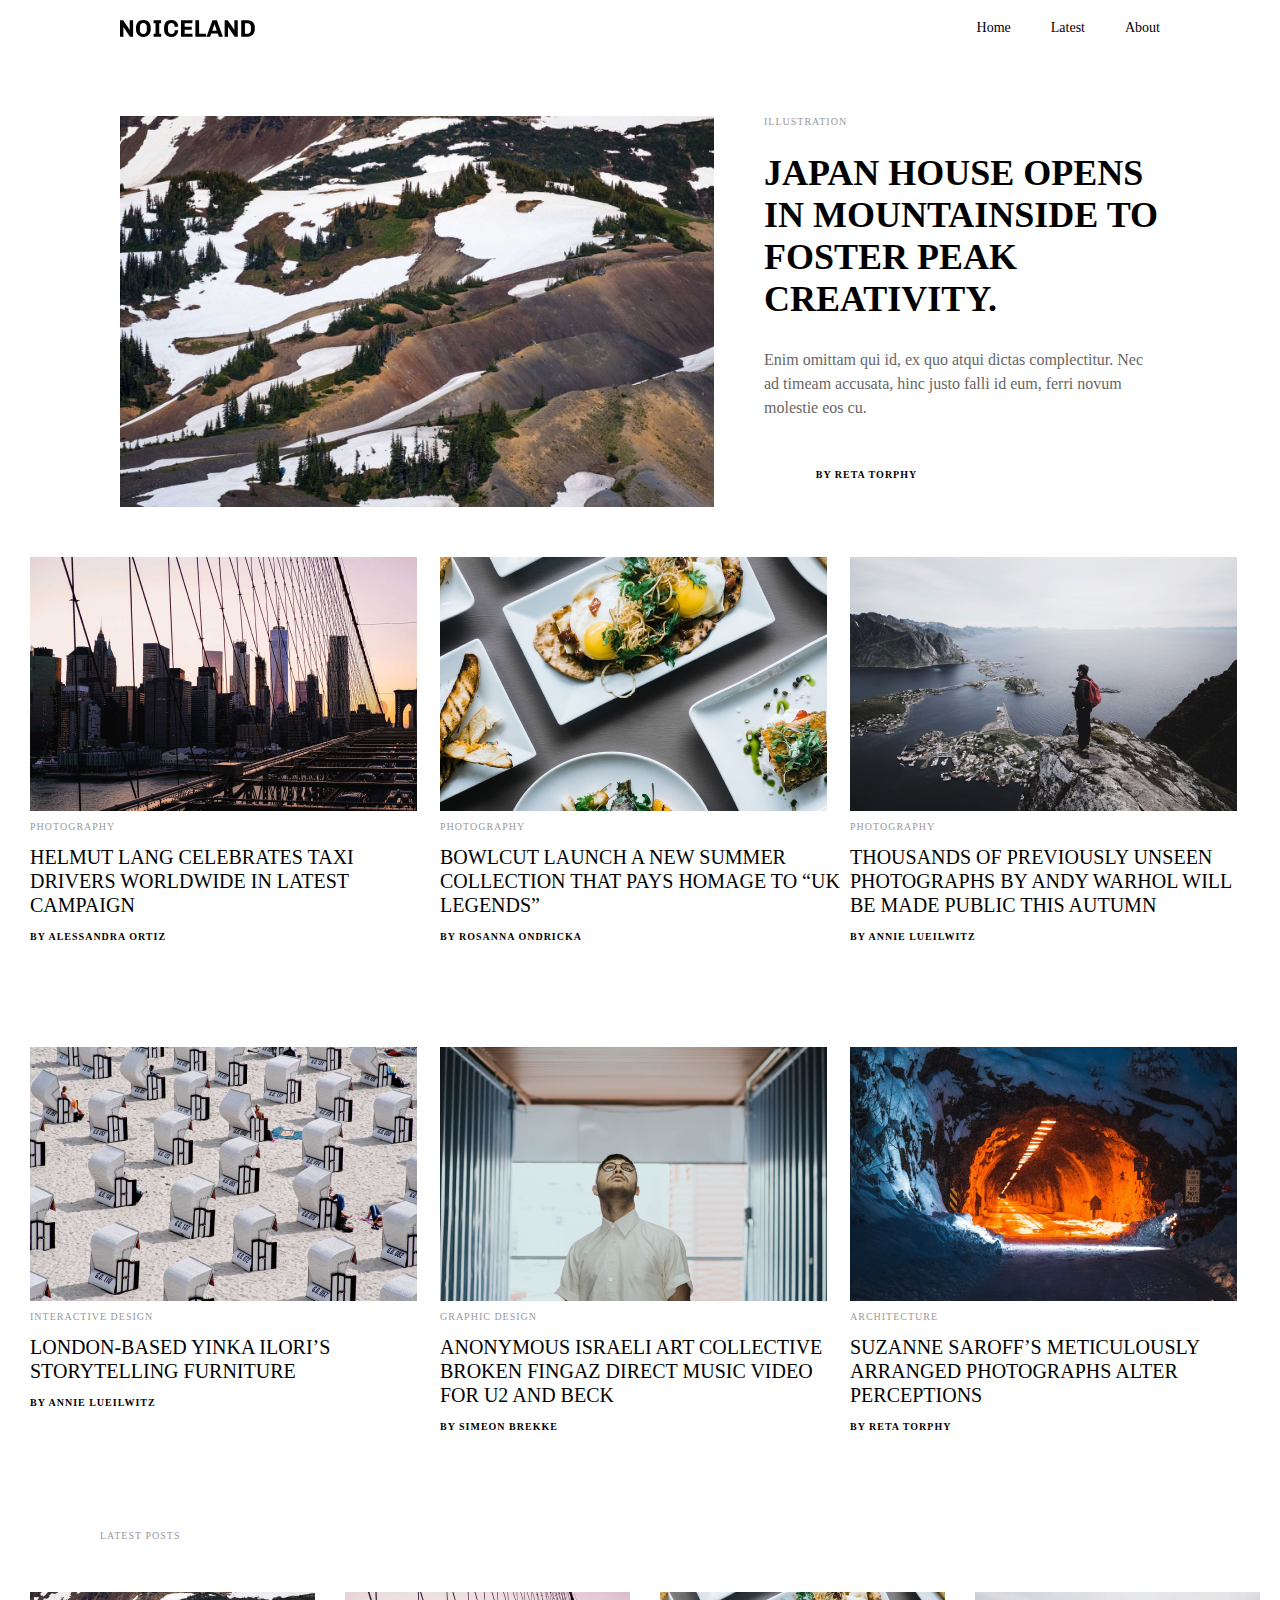
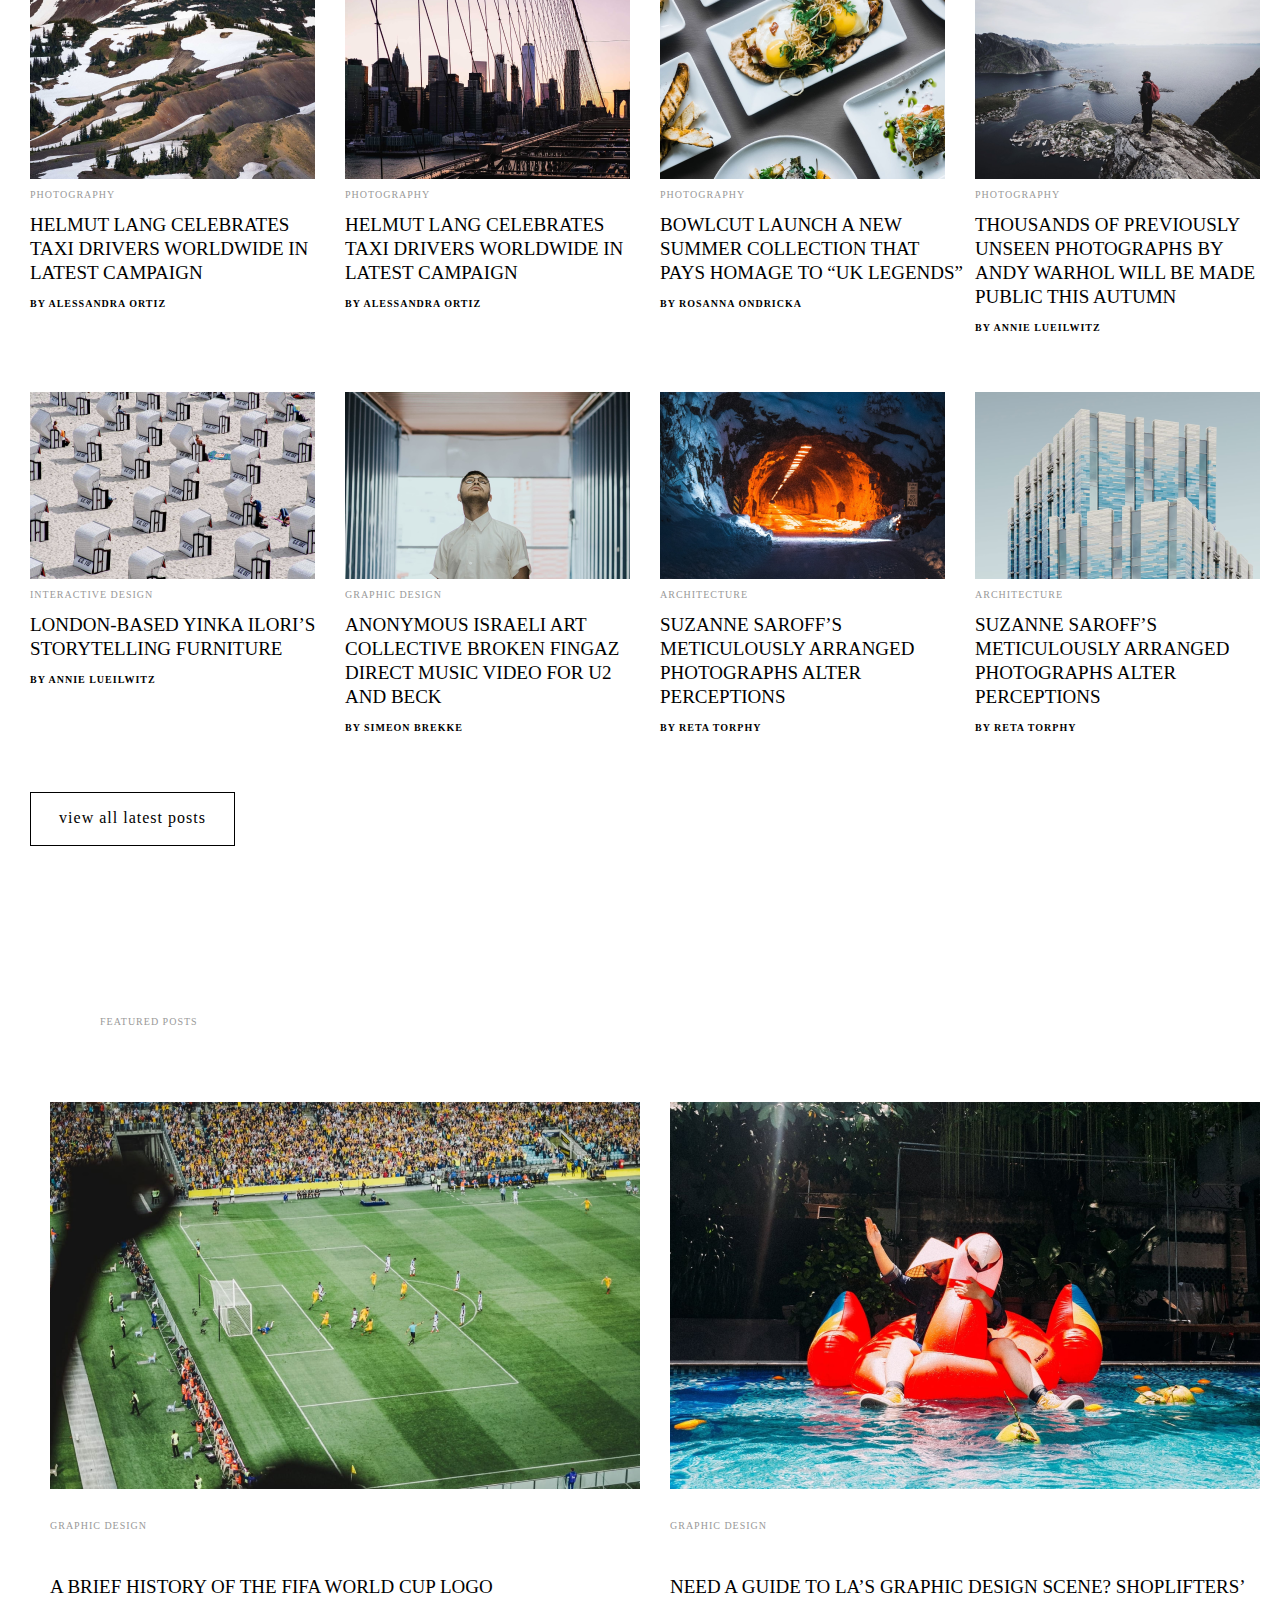
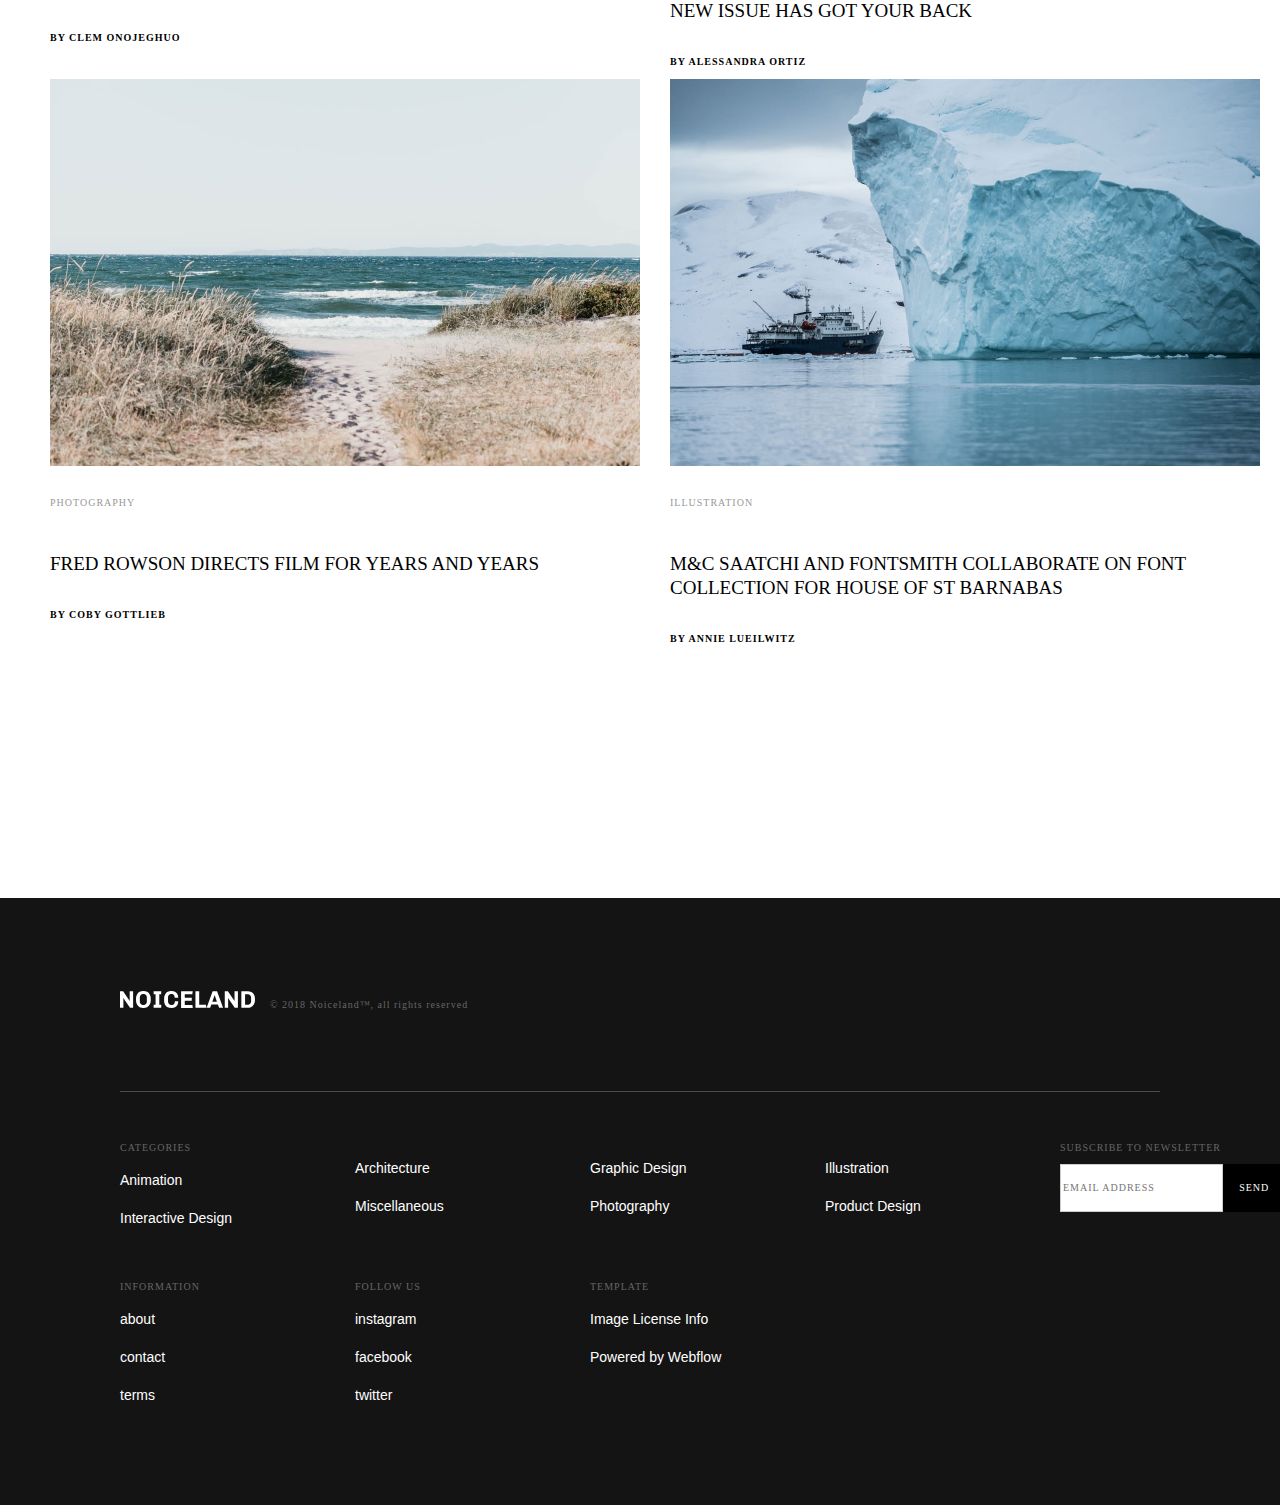
<file: src/index.html>
<html lang="ru">
  <head>
    <meta charset="UTF-8"/>
    <meta name="viewport" content="width=device-width, initial-scale=1.0"/>
    <title>Project</title>
    <link rel="stylesheet" href="./styles/style.css"/>
    <link rel="stylesheet" href="./styles/normolize.css"/>
  </head>
  <body> 
    <header> 
      <div class="header">
        <div class="container"> 
          <div class="header-wrapper"> 
            <div class="header__logo">
               <svg xmlns="http://www.w3.org/2000/svg" width="135" height="17" viewBox="0 0 135 17" fill="none">
<mask id="mask0_1_10" style="mask-type:alpha" maskUnits="userSpaceOnUse" x="0" y="-7" width="136" height="30">
<path d="M136 -7H0V23H136V-7Z" fill="white"/>
</mask>
<g mask="url(#mask0_1_10)">
<path fill-rule="evenodd" clip-rule="evenodd" d="M4.8 9.12C4.624 8.864 4.384 8.484 4.08 7.98C3.776 7.476 3.576 7.144 3.48 6.984L3.384 7.056V16.704H0V0.24H3.144L8.328 7.872L9.048 9C9.304 9.448 9.504 9.776 9.648 9.984L9.72 9.912V0.24H13.104V16.704H9.96L4.8 9.12ZM30.696 9.648C30.696 11.152 30.368 12.456 29.712 13.56C29.056 14.664 28.172 15.504 27.06 16.08C25.948 16.656 24.712 16.944 23.352 16.944C21.992 16.944 20.756 16.656 19.644 16.08C18.532 15.504 17.648 14.664 16.992 13.56C16.336 12.456 16.008 11.152 16.008 9.648V7.296C16.008 5.79199 16.336 4.48801 16.992 3.384C17.648 2.27999 18.532 1.44 19.644 0.864C20.756 0.287997 21.992 0 23.352 0C24.712 0 25.948 0.287997 27.06 0.864C28.172 1.44 29.056 2.27999 29.712 3.384C30.368 4.48801 30.696 5.79199 30.696 7.296V9.648ZM26.808 6.768C26.808 5.55199 26.488 4.612 25.848 3.948C25.208 3.284 24.376 2.952 23.352 2.952C22.328 2.952 21.496 3.284 20.856 3.948C20.216 4.612 19.896 5.55199 19.896 6.768V10.176C19.896 11.392 20.216 12.332 20.856 12.996C21.496 13.66 22.328 13.992 23.352 13.992C24.376 13.992 25.208 13.66 25.848 12.996C26.488 12.332 26.808 11.392 26.808 10.176V6.768ZM33.576 0.24H41.16V3.192H39.24V13.752H41.16V16.704H33.576V13.752H35.52V3.192H33.576V0.24ZM47.952 10.176C47.952 11.392 48.28 12.332 48.936 12.996C49.592 13.66 50.424 13.992 51.432 13.992C52.568 13.992 53.408 13.684 53.952 13.068C54.496 12.452 54.768 11.504 54.768 10.224H58.152C58.152 11.632 57.868 12.844 57.3 13.86C56.732 14.876 55.952 15.644 54.96 16.164C53.968 16.684 52.848 16.944 51.6 16.944H51.264C49.888 16.944 48.656 16.664 47.568 16.104C46.48 15.544 45.624 14.716 45 13.62C44.376 12.524 44.064 11.2 44.064 9.648V7.296C44.064 5.79199 44.376 4.48801 45 3.384C45.624 2.27999 46.476 1.44 47.556 0.864C48.636 0.287997 49.84 0 51.168 0H51.504C52.784 0 53.924 0.251998 54.924 0.756C55.924 1.26 56.712 2.02 57.288 3.036C57.864 4.05201 58.152 5.29599 58.152 6.768H54.624C54.624 5.51999 54.348 4.572 53.796 3.924C53.244 3.276 52.448 2.952 51.408 2.952C50.4 2.952 49.572 3.284 48.924 3.948C48.276 4.612 47.952 5.55199 47.952 6.768V10.176ZM61.032 16.704V0.24H72.624L72.216 3.192H64.68V6.792H71.712V9.744H64.68V13.752H72.288L72.696 16.704H61.032ZM75.384 16.704V0.24H79.104V13.632H85.872L86.28 16.704H75.384ZM97.776 13.464H91.224L90.072 16.704H86.496L92.472 0.24H96.888L102.864 16.704H98.976L97.776 13.464ZM92.232 10.656H96.792C96.184 8.84799 95.448 6.69601 94.584 4.2H94.464L92.232 10.656ZM109.44 9.12C109.264 8.864 109.024 8.484 108.72 7.98C108.416 7.476 108.216 7.144 108.12 6.984L108.024 7.056V16.704H104.64V0.24H107.784L112.968 7.872L113.688 9C113.944 9.448 114.144 9.776 114.288 9.984L114.36 9.912V0.24H117.744V16.704H114.6L109.44 9.12ZM127.464 0.24C128.824 0.24 130.06 0.527997 131.172 1.104C132.284 1.68 133.168 2.51999 133.824 3.624C134.48 4.728 134.808 6.03199 134.808 7.536V9.408C134.808 10.912 134.48 12.216 133.824 13.32C133.168 14.424 132.284 15.264 131.172 15.84C130.06 16.416 128.824 16.704 127.464 16.704H121.224V0.24H127.464ZM124.944 13.752H127.464C128.488 13.752 129.32 13.42 129.96 12.756C130.6 12.092 130.92 11.152 130.92 9.936V7.008C130.92 5.79199 130.6 4.852 129.96 4.188C129.32 3.524 128.488 3.192 127.464 3.192H124.944V13.752Z" fill="black"/>
</g>
</svg>
            </div>
            <div class="header__nav"> 
              <ul> 
                <li class="header__nav-item"> <a href="#">Home</a></li>
                <li class="header__nav-item"> <a href="#">Latest</a></li>
                <li class="header__nav-item"> <a href="#">About</a></li>
              </ul>
            </div>
          </div>
        </div>
      </div>
    </header>
    <main> 
      <div class="container">
        <section class="main-banner">
          <div class="main-banner__img-container"> <img src="./assets/IMAGE.png"/></div>
          <div class="main-banner__content"> <span class="main-banner__content-text">Illustration</span>
            <h1 class="main-banner__content-title"> Japan House opens in mountainside to foster peak creativity.</h1>
            <div class="main-banner__content-desc">Enim omittam qui id, ex quo atqui dictas complectitur. Nec ad timeam accusata, hinc justo falli id eum, ferri novum molestie eos cu.</div>
            <button class="main-banner__content-btn"> By Reta Torphy</button>
          </div>
        </section>
      </div>
      <div class="containertwo"> 
        <div class="containertwo__elem"> <img src="./assets/foto1.png" alt=""/>
          <p class="containertwo__elem-post">Photography</p>
          <h1 class="containertwo__elem-title">Helmut Lang celebrates taxi drivers worldwide in latest campaign</h1><span class="containertwo__elem-text">By Alessandra Ortiz</span>
        </div>
        <div class="containertwo__elem"> <img src="./assets/foto2.png" alt=""/>
          <p class="containertwo__elem-post">Photography</p>
          <h1 class="containertwo__elem-title">Bowlcut launch a new summer collection that pays homage to “UK legends”</h1><span class="containertwo__elem-text">By Rosanna Ondricka</span>
        </div>
        <div class="containertwo__elem"> <img src="./assets/foto3.png" alt=""/>
          <p class="containertwo__elem-post">Photography</p>
          <h1 class="containertwo__elem-title">Thousands of previously unseen photographs by Andy Warhol will be made public this Autumn</h1><span class="containertwo__elem-text">By Annie Lueilwitz</span>
        </div>
        <div class="containertwo__elem"> <img src="./assets/foto4.png" alt=""/>
          <p class="containertwo__elem-post">Interactive Design</p>
          <h1 class="containertwo__elem-title">London-based Yinka Ilori’s storytelling furniture</h1><span class="containertwo__elem-text">By Annie Lueilwitz</span>
        </div>
        <div class="containertwo__elem"> <img src="./assets/foto5.png" alt=""/>
          <p class="containertwo__elem-post">Graphic Design</p>
          <h1 class="containertwo__elem-title">Anonymous Israeli art collective Broken Fingaz direct music video for U2 and Beck</h1><span class="containertwo__elem-text">By Simeon Brekke</span>
        </div>
        <div class="containertwo__elem"> <img src="./assets/foto6.png" alt=""/>
          <p class="containertwo__elem-post">Architecture</p>
          <h1 class="containertwo__elem-title">Suzanne Saroff’s meticulously arranged photographs alter perceptions</h1><span class="containertwo__elem-text">By Reta Torphy</span>
        </div>
      </div>
      <p class="containerthree1__elem-post">LATEST POSTS</p>
      <div class="containerthree"> 
        <div class="containerththreeree__elem">    <img src="./assets/foto7.png" alt=""/>
          <p class="containerthree__elem-post">Photography</p>
          <h1 class="containerthree__elem-title">Helmut Lang celebrates taxi drivers worldwide in latest campaign</h1><span class="containerthree__elem-text">By Alessandra Ortiz</span>
        </div>
        <div class="containerthree__elem"> <img src="./assets/foto9.png" alt=""/>
          <p class="containerthree__elem-post">Photography</p>
          <h1 class="containerthree__elem-title">Helmut Lang celebrates taxi drivers worldwide in latest campaign</h1><span class="containerthree__elem-text">By Alessandra Ortiz</span>
        </div>
        <div class="containerthree__elem"> <img src="./assets/foto10.png" alt=""/>
          <p class="containerthree__elem-post">Photography</p>
          <h1 class="containerthree__elem-title">Bowlcut launch a new summer collection that pays homage to “UK legends”</h1><span class="containerthree__elem-text">By Rosanna Ondricka</span>
        </div>
        <div class="containerthree__elem"> <img src="./assets/foto11.png" alt=""/>
          <p class="containerthree__elem-post">Photography</p>
          <h1 class="containerthree__elem-title">Thousands of previously unseen photographs by Andy Warhol will be made public this Autumn</h1><span class="containerthree__elem-text">By Annie Lueilwitz</span>
        </div>
        <div class="containerthree__elem"> <img src="./assets/foto12.png" alt=""/>
          <p class="containerthree__elem-post">Interactive Design</p>
          <h1 class="containerthree__elem-title">London-based Yinka Ilori’s storytelling furniture</h1><span class="containerthree__elem-text">By Annie Lueilwitz</span>
        </div>
        <div class="containerthree__elem"> <img src="./assets/foto13.png" alt=""/>
          <p class="containerthree__elem-post">Graphic Design</p>
          <h1 class="containerthree__elem-title">Anonymous Israeli art collective Broken Fingaz direct music video for U2 and Beck</h1><span class="containerthree__elem-text">By Simeon Brekke   </span>
        </div>
        <div class="containerthree__elem"> <img src="./assets/foto14.png" alt=""/>
          <p class="containerthree__elem-post">Architecture</p>
          <h1 class="containerthree__elem-title">Suzanne Saroff’s meticulously arranged photographs alter perceptions</h1><span class="containerthree__elem-text">By Reta Torphy</span>
        </div>
        <div class="containerthree__elem"> <img src="./assets/foto8.png" alt=""/>
          <p class="containerthree__elem-post">Architecture</p>
          <h1 class="containerthree__elem-title">Suzanne Saroff’s meticulously arranged photographs alter perceptions</h1><span class="containerthree__elem-text">By Reta Torphy </span>
        </div>
        <button>view all latest posts </button>
      </div>
      <p class="containerthree1__elem-post">featured POSTS </p>
      <div class="containerfour"> 
        <div class="containerfour__elem"> <img src="./assets/IMAGE (15).png" alt=""/>
          <p class="containerfour__elem-post">Graphic Design</p>
          <h1 class="containerfour__elem-title">A Brief History of the FIFA World Cup Logo</h1><span class="containerfour__elem-text">By Clem Onojeghuo</span>
        </div>
        <div class="containerfour__elem"> <img src="./assets/IMAGE (16).png" alt=""/>
          <p class="containerfour__elem-post">Graphic Design</p>
          <h1 class="containerfour__elem-title">Need a guide to LA’s graphic design scene? Shoplifters’ new issue has got your back</h1><span class="containerfour__elem-text">By Alessandra Ortiz</span>
        </div>
        <div class="containerfour__elem"> <img src="./assets/IMAGE (17).png" alt=""/>
          <p class="containerfour__elem-post">Photography</p>
          <h1 class="containerfour__elem-title"> Fred Rowson directs film for Years and Years</h1><span class="containerfour__elem-text">By Coby Gottlieb</span>
        </div>
        <div class="containerfour__elem"> <img src="./assets/IMAGE (18).png" alt=""/>
          <p class="containerfour__elem-post">Illustration</p>
          <h1 class="containerfour__elem-title"> M&C Saatchi and Fontsmith collaborate on font collection for House of St Barnabas</h1><span class="containerfour__elem-text">By Annie Lueilwitz</span>
        </div>
      </div>
    </main>
    <footer> 
      <div class="footer"> 
        <div class="container"> 
          <div class="footer-wrapper"> 
            <div class="footer__logo"><svg xmlns="http://www.w3.org/2000/svg" width="135" height="17" viewBox="0 0 135 17" fill="none">
<g clip-path="url(#clip0_1_189)">
<path d="M4.80677 9.15228C4.63319 8.89805 4.39285 8.52339 4.08575 8.02831L3.4849 7.02477L3.38476 7.09502V16.7591H0V0.240827H3.14443L8.34174 7.89785L9.01268 9.03185C9.26638 9.4801 9.46666 9.81462 9.61353 10.0354L9.68363 9.96515V0.240827H13.1185V16.7591H10.0141L4.80677 9.15228ZM30.7433 9.68415C30.7725 11.0591 30.4262 12.4159 29.7419 13.608C29.1157 14.6871 28.195 15.5644 27.0881 16.1369C25.9325 16.7079 24.6613 17.0048 23.3729 17.0048C22.0845 17.0048 20.8133 16.7079 19.6577 16.1369C18.5582 15.5614 17.6447 14.6843 17.024 13.608C16.3396 12.4159 15.9933 11.0591 16.0226 9.68415V7.32583C15.9933 5.95088 16.3396 4.59406 17.024 3.40198C17.6459 2.32063 18.5631 1.43977 19.6677 0.863023C20.8233 0.292073 22.0945 -0.00488281 23.3829 -0.00488281C24.6713 -0.00488281 25.9425 0.292073 27.0981 0.863023C28.205 1.43551 29.1257 2.3129 29.7519 3.39195C30.4362 4.58402 30.7825 5.94084 30.7533 7.3158V9.68415H30.7433ZM26.8478 6.79395C26.875 6.2794 26.8005 5.76454 26.6287 5.27889C26.4568 4.79325 26.191 4.3464 25.8464 3.96397C25.5225 3.63024 25.1323 3.36844 24.701 3.19556C24.2698 3.02268 23.807 2.94257 23.3429 2.96043C22.8787 2.94257 22.416 3.02268 21.9847 3.19556C21.5534 3.36844 21.1632 3.63024 20.8393 3.96397C20.4947 4.3464 20.2289 4.79325 20.057 5.27889C19.8852 5.76454 19.8107 6.2794 19.8379 6.79395V10.216C19.8107 10.7306 19.8852 11.2455 20.057 11.7311C20.2289 12.2167 20.4947 12.6636 20.8393 13.046C21.1632 13.3797 21.5534 13.6415 21.9847 13.8144C22.416 13.9873 22.8787 14.0674 23.3429 14.0496C23.807 14.0674 24.2698 13.9873 24.701 13.8144C25.1323 13.6415 25.5225 13.3797 25.8464 13.046C26.191 12.6636 26.4568 12.2167 26.6287 11.7311C26.8005 11.2455 26.875 10.7306 26.8478 10.216V6.79395ZM33.6273 0.240827H41.218V3.25145H39.2953V13.7987H41.218V16.8093H33.6273V13.7987H35.5701V3.20128H33.6273V0.190649V0.240827ZM48.0676 10.216C48.0371 10.7309 48.11 11.2467 48.282 11.7328C48.454 12.2189 48.7217 12.6655 49.0691 13.046C49.3948 13.3772 49.7853 13.6374 50.2161 13.8101C50.647 13.9828 51.1088 14.0643 51.5726 14.0496C52.0324 14.0843 52.4942 14.0188 52.9264 13.8577C53.3585 13.6966 53.7507 13.4437 54.0761 13.1163C54.6846 12.2969 54.9763 11.2845 54.8973 10.2662H58.282C58.3176 11.537 58.0244 12.7955 57.4308 13.9191C56.891 14.9019 56.0719 15.7018 55.0775 16.2172C54.0368 16.7502 52.8814 17.019 51.7128 17H51.3322C50.0476 17.0208 48.7768 16.7317 47.627 16.157C46.5457 15.5997 45.6536 14.7336 45.0634 13.6682C44.4023 12.4366 44.0775 11.0518 44.1221 9.65405V7.32583C44.0874 5.95463 44.412 4.59827 45.0634 3.39195C45.655 2.31752 46.5457 1.43882 47.627 0.863023C48.7416 0.278416 49.9842 -0.0182263 51.2421 -2.34679e-05H51.5726C52.7583 -0.0203084 53.9319 0.241052 54.9974 0.762668C55.9953 1.2569 56.8221 2.04003 57.3707 3.0106C57.9778 4.16204 58.2747 5.45225 58.232 6.75381H54.697C54.7668 5.73498 54.4722 4.72454 53.8658 3.90375C53.5671 3.56789 53.197 3.3034 52.7828 3.12973C52.3686 2.95606 51.9209 2.87763 51.4724 2.90021C51.0117 2.8858 50.553 2.96758 50.1254 3.14034C49.6979 3.3131 49.3109 3.57308 48.9889 3.90375C48.643 4.28525 48.3762 4.73197 48.2043 5.21784C48.0324 5.70372 47.9587 6.21903 47.9875 6.73374V10.1558L48.0676 10.216ZM61.086 16.7591V0.240827H72.7224L72.3118 3.25145H64.7712V6.8642H71.781V9.87483H64.7712V13.889H72.3919L72.8025 16.8996H61.086V16.7591ZM75.4562 16.7591V0.240827H79.2115V13.6783H85.991L86.4016 16.7591H75.4862H75.4562ZM97.8778 13.5076H91.3486L90.1969 16.7591H86.6219L92.6304 0.240827H97.0566L103.065 16.7591H99.1395L97.8778 13.5076ZM92.3299 10.6877H96.8964C96.3089 8.87463 95.5812 6.71702 94.7133 4.21485H94.5931L92.3299 10.6877ZM109.564 9.14224C109.391 8.88801 109.15 8.50667 108.843 7.99821L108.242 6.99466L108.142 7.06491V16.7591H104.757V0.240827H107.902L113.159 7.89785L113.85 9.03185C114.104 9.4801 114.304 9.81462 114.451 10.0354L114.521 9.96515V0.240827H117.906V16.7591H114.762L109.564 9.14224ZM127.59 0.230791C128.88 0.212176 130.155 0.508378 131.305 1.09384C132.412 1.66633 133.332 2.54371 133.959 3.62276C134.643 4.81484 134.989 6.17165 134.96 7.54661V9.44331C134.989 10.8183 134.643 12.1751 133.959 13.3672C133.332 14.4462 132.412 15.3236 131.305 15.8961C130.155 16.4815 128.88 16.7777 127.59 16.7591H121.341V0.240827H127.59V0.230791ZM125.066 13.7886H127.59C128.054 13.8065 128.516 13.7264 128.948 13.5535C129.379 13.3806 129.769 13.1188 130.093 12.7851C130.438 12.4027 130.704 11.9558 130.875 11.4702C131.047 10.9845 131.122 10.4697 131.095 9.95511V7.02477C131.122 6.51022 131.047 5.99535 130.875 5.50971C130.704 5.02407 130.438 4.57721 130.093 4.19478C129.769 3.86105 129.379 3.59926 128.948 3.42638C128.516 3.25349 128.054 3.17338 127.59 3.19124H125.066V13.7987V13.7886Z" fill="white"/>
</g>
<defs>
<clipPath id="clip0_1_189">
<rect width="135" height="17" fill="white"/>
</clipPath>
</defs>
</svg>
            </div>
            <div class="footer__text">
               © 2018 Noiceland™, all rights reserved</div>
          </div>
          <div class="footer__grid"> 
            <div class="footer__grid1"> <span class="footer__grid-title">Categories</span>
              <p class="footer__grid-text">Animation</p>
              <p class="footer__grid-text">Interactive Design</p>
            </div>
            <div class="footer__grid2"> <span class="footer__grid-title"> </span>
              <p class="footer__grid-text">Architecture</p>
              <p class="footer__grid-text">Miscellaneous</p>
            </div>
            <div class="footer__grid3"> <span class="footer__grid-title"> </span>
              <p class="footer__grid-text">Graphic Design</p>
              <p class="footer__grid-text">Photography</p>
            </div>
            <div class="footer__grid4"> <span class="footer__grid-title"> </span>
              <p class="footer__grid-text">Illustration</p>
              <p class="footer__grid-text">Product Design</p>
            </div>
            <div class="footer__grid5"> <span class="footer__grid-title">Subscribe to newsletter</span>
              <div class="footer__grid5-two">
                <input type="text" placeholder="Email address"/>
                <button>SEND</button>
              </div>
            </div>
            <div class="footer__grid6"> <span class="footer__grid-title">Information</span>
              <p class="footer__grid-text">about</p>
              <p class="footer__grid-text">contact</p>
              <p class="footer__grid-text">terms</p>
            </div>
            <div class="footer__grid7"> <span class="footer__grid-title">follow us</span>
              <p class="footer__grid-text">instagram</p>
              <p class="footer__grid-text">facebook</p>
              <p class="footer__grid-text">twitter</p>
            </div>
            <div class="footer__grid8"> <span class="footer__grid-title">Template</span>
              <p class="footer__grid-text">Image License Info</p>
              <p class="footer__grid-text">Powered by Webflow</p>
            </div>
          </div>
        </div>
      </div>
    </footer>
  </body>
</html>
</file>
<file: src/styles/style.css>
body{
    color: #000;
    font-family: Tenor Sans;
}
.container {
    max-width: 1440px;
    padding: 0 120px;
    margin: 0 auto;
}
/* header */
.header-wrapper{
    display: flex;
    align-items: center;
    justify-content: space-between;
}
.header__nav ul{
    display: flex;
}
.header__nav-item {
    list-style-type:none;
}
.header__nav-item a{
    text-decoration:none;
    color: #000;
    font-size: 14px;
    line-height: 24px;
}
.header__nav-item:not(:last-child){
    margin-right: 40px;
}
/* footer */
.footer{
    background: #141414;
    padding: 93px 0 95px;
}
.footer-wrapper{
    display: flex;
    align-items: baseline;
}
.footer__text{
    color: #666;
    font-size: 10px;
    line-height: 12px;
    letter-spacing: 1px;
    margin-left: 15px;
}

/* main */
main{
    min-height: 85vh;
}
section.main-banner{
    padding-top: 60px;
    display: grid;
    grid-template-columns: 1.5fr 1fr;
    gap: 50px;
}
.main-banner__img-container{
    max-width: 721px;
    max-height: 474px;
}
.main-banner__img-container img{
    max-width: 100%;
    max-height: 100%;
}
span.main-banner__content-text{
    color: #999;
    font-size: 10px;
    line-height: 12px;
    letter-spacing: 1px;
    text-transform: uppercase;
    margin-bottom: 18px;
}
.main-banner__content-title  {
    font-family: Tenor Sans;
    font-size: 36px;
    line-height: 42px; 
    text-transform: uppercase;
    margin-bottom: 28px;
}
.main-banner__content-desc {
    color: #666;
    font-family: Source Serif Pro;
    font-size: 16px;
    line-height: 24px;
    margin-top: 5px;
    margin-bottom: 28px;
}
.main-banner__content-btn{
    font-family: Libre Franklin;
    font-size: 10px;
    font-weight: 700;
    line-height: 12px; 
    letter-spacing: 1px;
    text-transform: uppercase;
    background: inherit;
    border: none;
    padding: 0;
}

.containertwo {
    width: 1220px;
    height: 963px;
    display: grid;
    grid-template-columns: repeat(3, 400px);
    grid-template-rows: repeat(2, 480px);
    gap: 10px;
    margin: 0 auto;
    margin-top: 50px;
}
.containertwo__elem{
    width: 400px;
    height: 480px;
}

.containertwo__elem img{
    max-width: 100%;
    max-height: 100%;
}

.containertwo__elem-post{
    color: #999;
    font-family: Libre Franklin;
    font-size: 10px;
    letter-spacing: 1px;
    text-transform: uppercase;
}

.containertwo__elem-title{
    color: #000;
    font-family: Tenor Sans;
    font-size: 20px;
    font-style: normal;
    font-weight: 400;
    line-height: 24px;
    text-transform: uppercase;
}

.containertwo__elem-text{
    color: #000;
    font-family: Libre Franklin;
    font-size: 10px;
    font-style: normal;
    font-weight: 700;
    letter-spacing: 1px;
    text-transform: uppercase;   
}

.containerthree {
    width: 1220px;
    height: 1014px;
    display: grid;
    grid-template-columns: repeat(4, 305px);
    grid-template-rows: repeat(2, 390px);
    gap: 10px;
    margin: 0 auto;
    margin-top: 50px;
}

.containerthree__elem-post{
    color: #999;

    font-family: Libre Franklin;
    font-size: 10px;
    font-style: normal;
    font-weight: 400;
    line-height: 12px; /* 120% */
    letter-spacing: 1px;
    text-transform: uppercase;    
}

.containerthree__elem-title{
    color: #000;

    font-family: Tenor Sans;
    font-size: 19px;
    font-style: normal;
    font-weight: 400;
    line-height: 24px; /* 126.316% */
    text-transform: uppercase;
}
.containerthree__elem-text{
    color: #000;

    font-family: Libre Franklin;
    font-size: 10px;
    font-style: normal;
    font-weight: 700;
    line-height: 12px; /* 120% */
    letter-spacing: 1px;
    text-transform: uppercase;
}
.containerthree1__elem-post{
    color: #999;
    font-family: Libre Franklin;
    font-size: 10px;
    font-style: normal;
    font-weight: 400;
    line-height: 12px; /* 120% */
    letter-spacing: 1px;
    text-transform: uppercase;
    margin-left: 100px;
}

button{
    width: 205px;
    height: 54px;
    border: 1px solid #000;
    background: none;    
    color: #000;
    font-family: Libre Franklin;
    font-size: 10px;
    font-style: normal;
    font-weight: 400;
    line-height: 12px; 
    letter-spacing: 1px;
    text-transform: uppercase;
    margin-left: 500px;
}

.containerfour {
    width: 1200px;
    height: 1120px;
    display: grid;
    grid-template-columns: repeat(2, 610px);
    grid-template-rows: repeat(2, 567px);
    gap: 10px;
    margin: 0 auto;
    margin-top: 50px;
    margin-bottom: 300px;
}

.containerfour__elem{
    display: flex;
    width: 610px;
    padding: 24.969px 10px 49px 10px;
    flex-direction: column;
    align-items: flex-start;
    gap: 20.219px;
    
}
.containerfour__elem-post{
    color: #999;
    
    font-family: Libre Franklin;
    font-size: 10px;
    font-style: normal;
    font-weight: 400;
    line-height: 12px; /* 120% */
    letter-spacing: 1px;
    text-transform: uppercase;
}
.containerfour__elem-title{
    color: #000;

    font-family: Tenor Sans;
    font-size: 19px;
    font-style: normal;
    font-weight: 400;
    line-height: 24px; /* 126.316% */
    text-transform: uppercase;
}
.containerfour__elem-text{
    color: #000;

    font-family: Libre Franklin;
    font-size: 10px;
    font-style: normal;
    font-weight: 700;
    line-height: 12px; /* 120% */
    letter-spacing: 1px;
    text-transform: uppercase;
}

.footer-wrapper {
    padding-bottom: 80px;
   border-bottom: 1px solid #4D4D4D; 
   margin-bottom: 50px;
}
.footer__grid{
    color: white;
    display: grid;
    grid-template-columns: repeat(5, 225px);
    grid-template-rows: repeat(2, 129px);
    gap: 10px;    
}
span.footer__grid-title{
    color: #666;
    font-family: Libre Franklin;
    font-size: 10px;
    font-style: normal;
    font-weight: 400;
    line-height: 12px; /* 120% */
    letter-spacing: 1px;
    text-transform: uppercase;    
}

p.footer__grid-text{
    color: #FFF;
    font-family: Arial, Helvetica, sans-serif;
    font-size: 14px;
    font-style: normal;
    font-weight: 400;
    line-height: 24px;    
}

.footer__grid5 input{
    width: 221px;
    height: 48px;    
    border: 1px solid #CCC;
    background: #FFF;
    color: #666;
    font-family: Libre Franklin;
    font-size: 10px;
    font-style: normal;
    font-weight: 400;
    line-height: 12px; /* 120% */
    letter-spacing: 1px;
    text-transform: uppercase;
}
.footer__grid5 button{
    width: 79px;
    height: 48px;
    background: #000;  
    color: #FFF;
    font-family: Libre Franklin;
    font-size: 10px;
    font-style: normal;
    font-weight: 400;
    line-height: 12px; /* 120% */
    letter-spacing: 1px;
    text-transform: uppercase;  
}
.footer__grid5-two{
    display: flex;
    margin-top: 10px;
}
</file>
<file: src/styles/normolize.css>
/*! normalize.css v8.0.1 | MIT License | github.com/necolas/normalize.css */

/* Document
   ========================================================================== */

/**
 * 1. Correct the line height in all browsers.
 * 2. Prevent adjustments of font size after orientation changes in iOS.
 */

 html {
    line-height: 1.15; /* 1 */
    -webkit-text-size-adjust: 100%; /* 2 */
  }
  
  /* Sections
     ========================================================================== */
  
  /**
   * Remove the margin in all browsers.
   */
  
  body {
    margin: 0;
  }
  
  /**
   * Render the `main` element consistently in IE.
   */
  
  main {
    display: block;
  }
  
  /**
   * Correct the font size and margin on `h1` elements within `section` and
   * `article` contexts in Chrome, Firefox, and Safari.
   */
  
  h1 {
    font-size: 2em;
    margin: 0.67em 0;
  }
  
  /* Grouping content
     ========================================================================== */
  
  /**
   * 1. Add the correct box sizing in Firefox.
   * 2. Show the overflow in Edge and IE.
   */
  
  hr {
    box-sizing: content-box; /* 1 */
    height: 0; /* 1 */
    overflow: visible; /* 2 */
  }
  
  /**
   * 1. Correct the inheritance and scaling of font size in all browsers.
   * 2. Correct the odd `em` font sizing in all browsers.
   */
  
  pre {
    font-family: monospace, monospace; /* 1 */
    font-size: 1em; /* 2 */
  }
  
  /* Text-level semantics
     ========================================================================== */
  
  /**
   * Remove the gray background on active links in IE 10.
   */
  
  a {
    background-color: transparent;
  }
  
  /**
   * 1. Remove the bottom border in Chrome 57-
   * 2. Add the correct text decoration in Chrome, Edge, IE, Opera, and Safari.
   */
  
  abbr[title] {
    border-bottom: none; /* 1 */
    text-decoration: underline; /* 2 */
    text-decoration: underline dotted; /* 2 */
  }
  
  /**
   * Add the correct font weight in Chrome, Edge, and Safari.
   */
  
  b,
  strong {
    font-weight: bolder;
  }
  
  /**
   * 1. Correct the inheritance and scaling of font size in all browsers.
   * 2. Correct the odd `em` font sizing in all browsers.
   */
  
  code,
  kbd,
  samp {
    font-family: monospace, monospace; /* 1 */
    font-size: 1em; /* 2 */
  }
  
  /**
   * Add the correct font size in all browsers.
   */
  
  small {
    font-size: 80%;
  }
  
  /**
   * Prevent `sub` and `sup` elements from affecting the line height in
   * all browsers.
   */
  
  sub,
  sup {
    font-size: 75%;
    line-height: 0;
    position: relative;
    vertical-align: baseline;
  }
  
  sub {
    bottom: -0.25em;
  }
  
  sup {
    top: -0.5em;
  }
  
  /* Embedded content
     ========================================================================== */
  
  /**
   * Remove the border on images inside links in IE 10.
   */
  
  img {
    border-style: none;
  }
  
  /* Forms
     ========================================================================== */
  
  /**
   * 1. Change the font styles in all browsers.
   * 2. Remove the margin in Firefox and Safari.
   */
  
  button,
  input,
  optgroup,
  select,
  textarea {
    font-family: inherit; /* 1 */
    font-size: 100%; /* 1 */
    line-height: 1.15; /* 1 */
    margin: 0; /* 2 */
  }
  
  /**
   * Show the overflow in IE.
   * 1. Show the overflow in Edge.
   */
  
  button,
  input { /* 1 */
    overflow: visible;
  }
  
  /**
   * Remove the inheritance of text transform in Edge, Firefox, and IE.
   * 1. Remove the inheritance of text transform in Firefox.
   */
  
  button,
  select { /* 1 */
    text-transform: none;
  }
  
  /**
   * Correct the inability to style clickable types in iOS and Safari.
   */
  
  button,
  [type="button"],
  [type="reset"],
  [type="submit"] {
    -webkit-appearance: button;
  }
  
  /**
   * Remove the inner border and padding in Firefox.
   */
  
  button::-moz-focus-inner,
  [type="button"]::-moz-focus-inner,
  [type="reset"]::-moz-focus-inner,
  [type="submit"]::-moz-focus-inner {
    border-style: none;
    padding: 0;
  }
  
  /**
   * Restore the focus styles unset by the previous rule.
   */
  
  button:-moz-focusring,
  [type="button"]:-moz-focusring,
  [type="reset"]:-moz-focusring,
  [type="submit"]:-moz-focusring {
    outline: 1px dotted ButtonText;
  }
  
  /**
   * Correct the padding in Firefox.
   */
  
  fieldset {
    padding: 0.35em 0.75em 0.625em;
  }
  
  /**
   * 1. Correct the text wrapping in Edge and IE.
   * 2. Correct the color inheritance from `fieldset` elements in IE.
   * 3. Remove the padding so developers are not caught out when they zero out
   *    `fieldset` elements in all browsers.
   */
  
  legend {
    box-sizing: border-box; /* 1 */
    color: inherit; /* 2 */
    display: table; /* 1 */
    max-width: 100%; /* 1 */
    padding: 0; /* 3 */
    white-space: normal; /* 1 */
  }
  
  /**
   * Add the correct vertical alignment in Chrome, Firefox, and Opera.
   */
  
  progress {
    vertical-align: baseline;
  }
  
  /**
   * Remove the default vertical scrollbar in IE 10+.
   */
  
  textarea {
    overflow: auto;
  }
  
  /**
   * 1. Add the correct box sizing in IE 10.
   * 2. Remove the padding in IE 10.
   */
  
  [type="checkbox"],
  [type="radio"] {
    box-sizing: border-box; /* 1 */
    padding: 0; /* 2 */
  }
  
  /**
   * Correct the cursor style of increment and decrement buttons in Chrome.
   */
  
  [type="number"]::-webkit-inner-spin-button,
  [type="number"]::-webkit-outer-spin-button {
    height: auto;
  }
  
  /**
   * 1. Correct the odd appearance in Chrome and Safari.
   * 2. Correct the outline style in Safari.
   */
  
  [type="search"] {
    -webkit-appearance: textfield; /* 1 */
    outline-offset: -2px; /* 2 */
  }
  
  /**
   * Remove the inner padding in Chrome and Safari on macOS.
   */
  
  [type="search"]::-webkit-search-decoration {
    -webkit-appearance: none;
  }
  
  /**
   * 1. Correct the inability to style clickable types in iOS and Safari.
   * 2. Change font properties to `inherit` in Safari.
   */
  
  ::-webkit-file-upload-button {
    -webkit-appearance: button; /* 1 */
    font: inherit; /* 2 */
  }
  
  /* Interactive
     ========================================================================== */
  
  /*
   * Add the correct display in Edge, IE 10+, and Firefox.
   */
  
  details {
    display: block;
  }
  
  /*
   * Add the correct display in all browsers.
   */
  
  summary {
    display: list-item;
  }
  
  /* Misc
     ========================================================================== */
  
  /**
   * Add the correct display in IE 10+.
   */
  
  template {
    display: none;
  }
  
  /**
   * Add the correct display in IE 10.
   */
  
  [hidden] {
    display: none;
  }
</file>
